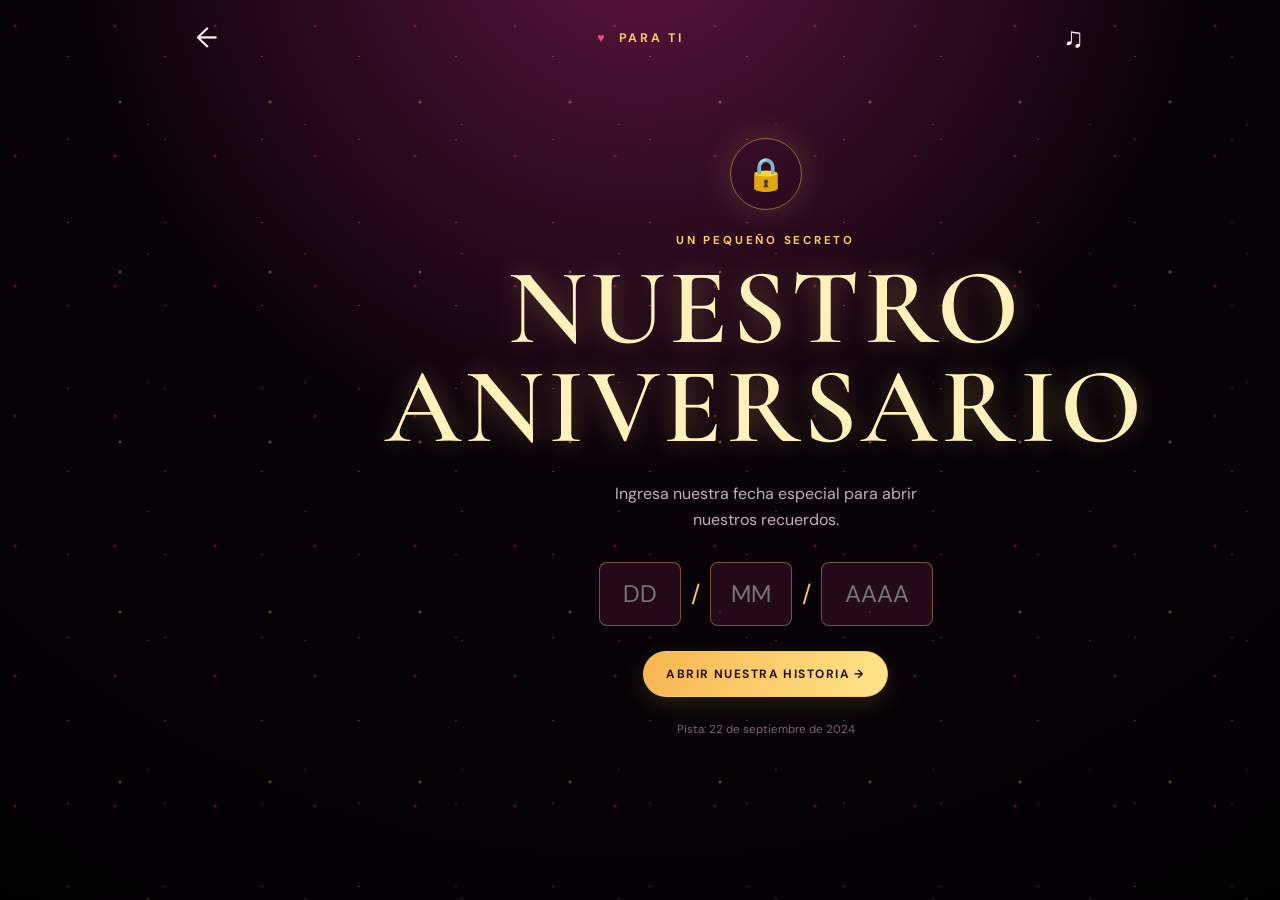
<file: index.html>
<!doctype html>
<html lang="es">
<head>
  <meta charset="UTF-8">
  <meta name="viewport" content="width=device-width, initial-scale=1.0">
  <meta name="theme-color" content="#090209">
  <title>Nuestro tiempo juntos</title>
  <link href="https://cdn.jsdelivr.net/npm/bootstrap@5.3.3/dist/css/bootstrap.min.css" rel="stylesheet">
  <link rel="preconnect" href="https://fonts.googleapis.com">
  <link rel="preconnect" href="https://fonts.gstatic.com" crossorigin>
  <link href="https://fonts.googleapis.com/css2?family=Cormorant+Garamond:wght@500;600;700&family=DM+Sans:wght@400;500;700&display=swap" rel="stylesheet">
  <link rel="stylesheet" href="style.css">
</head>
<body>
  <div class="stars" aria-hidden="true"></div>
  <main class="app-shell">
    <header class="topbar">
      <button class="icon-button" id="backButton" type="button" aria-label="Volver">&#8592;</button>
      <div class="brand"><span class="brand-heart">&#9829;</span> PARA TI</div>
      <button class="icon-button" id="musicButton" type="button" aria-label="Activar musica">&#9835;</button>
    </header>

    <section class="screen unlock-screen is-active" id="unlockScreen" aria-labelledby="unlockTitle">
      <div class="lock-mark" aria-hidden="true">&#128274;</div>
      <p class="eyebrow">Un pequeño secreto</p>
      <h1 id="unlockTitle">Nuestro aniversario</h1>
      <p class="screen-copy">Ingresa nuestra fecha especial para abrir nuestros recuerdos.</p>
      <div class="date-inputs" aria-label="Fecha de aniversario">
        <input id="dayInput" inputmode="numeric" maxlength="2" placeholder="DD" aria-label="Dia">
        <span>/</span>
        <input id="monthInput" inputmode="numeric" maxlength="2" placeholder="MM" aria-label="Mes">
        <span>/</span>
        <input id="yearInput" inputmode="numeric" maxlength="4" placeholder="AAAA" aria-label="Año">
      </div>
      <button class="gold-button" id="unlockButton" type="button">Abrir nuestra historia <span>&#8594;</span></button>
      <p class="hint">Pista: 22 de septiembre de 2024</p>
      <p class="error-message" id="errorMessage" role="alert"></p>
    </section>

    <section class="screen home-screen" id="homeScreen" aria-labelledby="homeTitle">
      <p class="eyebrow">Desde que dijimos sí</p>
      <h2 id="homeTitle">Nuestro tiempo juntos</h2>
      <p class="date-label">Cada segundo contigo cuenta.</p>
      <div class="counter-grid" id="counterGrid">
        <div class="counter"><strong id="years">0</strong><span>AÑOS</span></div>
        <div class="counter"><strong id="months">0</strong><span>MESES</span></div>
        <div class="counter"><strong id="days">0</strong><span>DÍAS</span></div>
        <div class="counter"><strong id="hours">0</strong><span>HORAS</span></div>
        <div class="counter"><strong id="minutes">0</strong><span>MIN</span></div>
        <div class="counter"><strong id="seconds">0</strong><span>SEG</span></div>
      </div>
      <div class="home-actions">
        <button class="outline-button" id="memoriesButton" type="button">Ver recuerdos</button>
        <button class="gold-button" id="letterButton" type="button">Leer carta <span>&#9829;</span></button>
      </div>
      <div class="floating-hearts" aria-hidden="true"><span>&#9829;</span><span>&#9829;</span><span>&#9829;</span></div>
    </section>

    <section class="screen memories-screen" id="memoriesScreen" aria-labelledby="memoriesTitle">
      <p class="eyebrow">Pequeños instantes</p>
      <h2 id="memoriesTitle">Recuerdos</h2>
      <div class="memory-book">
        <article class="memory-card memory-one"><span class="memory-icon">&#9829;</span><p>El comienzo de nuestra historia</p></article>
        <article class="memory-card memory-two"><span class="memory-icon">&#10024;</span><p>Las risas que guardo para siempre</p></article>
        <article class="memory-card memory-three"><span class="memory-icon">&#127775;</span><p>Cada aventura a tu lado</p></article>
      </div>
      <button class="outline-button" data-back type="button">Volver al contador</button>
    </section>

    <section class="screen letter-screen" id="letterScreen" aria-labelledby="letterTitle">
      <p class="eyebrow">Para el amor de mi vida</p>
      <h2 id="letterTitle">Una carta para ti</h2>
      <article class="letter-paper">
        <p>Amor de mi vida,</p>
        <p>Gracias por haber llegado a mi vida y darle felicidad. Eres mi personita favorita, gracias por todo.</p>
        <p>Quiero que sepas que volvería a elegirte en cada vida y en cada versión de nuestra historia. Eres mi todo.</p>
        <p class="signature">Con todo mi amor,<br><strong>Siempre nosotros</strong> <span>&#9829;</span></p>
      </article>
      <button class="outline-button" data-back type="button">Volver</button>
    </section>
  </main>
  <div class="toast" id="toast" role="status"></div>
  <script src="script.js"></script>
</body>
</html>
</file>
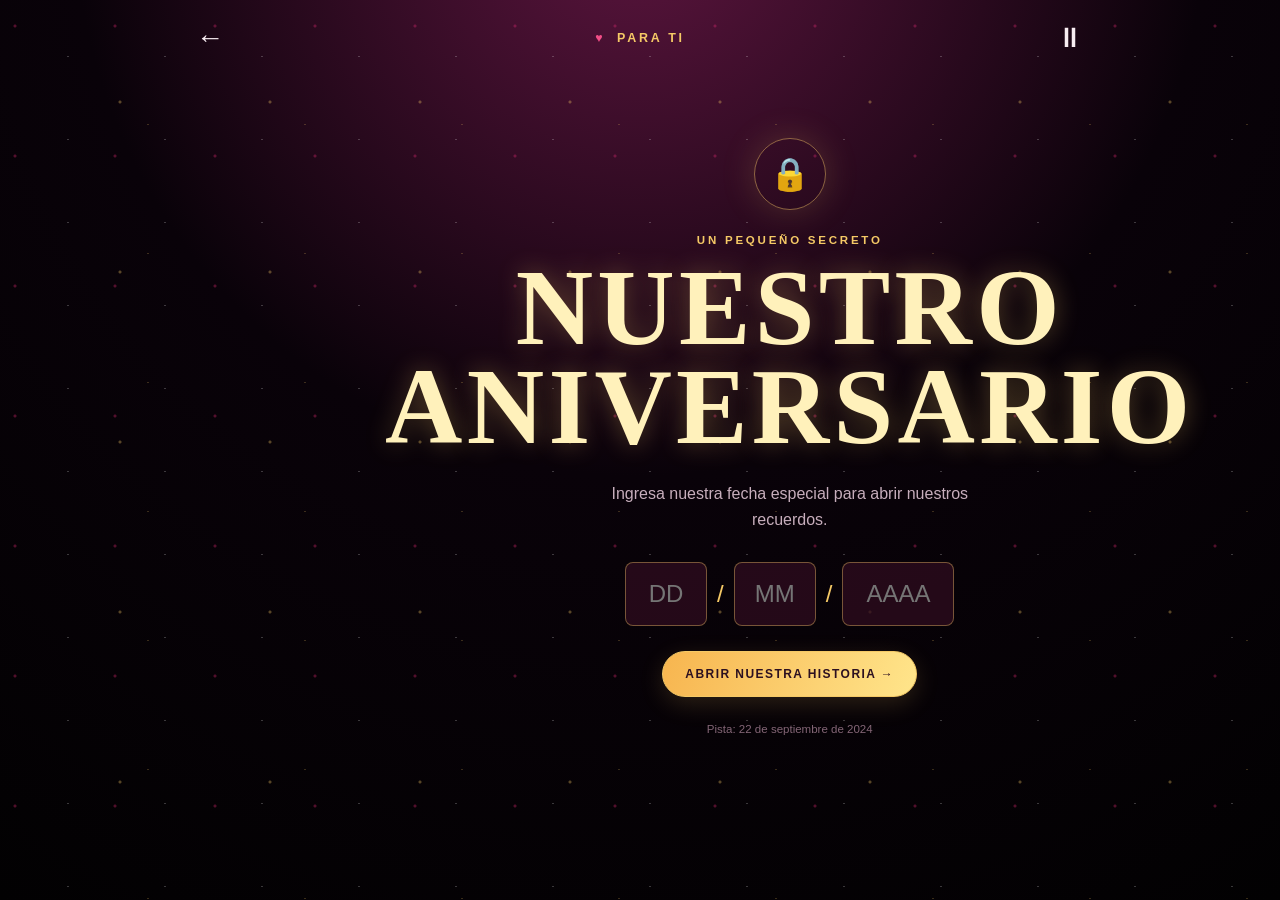
<file: Para Ti.html>
<!doctype html>
<html lang="es">
<head>
  <meta charset="UTF-8">
  <meta name="viewport" content="width=device-width, initial-scale=1.0">
  <meta name="theme-color" content="#090209">
  <title>Nuestro tiempo juntos</title>
  <link href="https://cdn.jsdelivr.net/npm/bootstrap@5.3.3/dist/css/bootstrap.min.css" rel="stylesheet">
  <style>
:root { --ink:#f8edf2; --muted:#c7aebc; --night:#090209; --wine:#250b1a; --pink:#f34e87; --gold:#f5c966; --line:rgba(246,201,102,.48); }
* { box-sizing:border-box; }
html { width:100%; min-width:0; overflow-x:hidden; }
body { width:100%; max-width:100%; margin:0; min-height:100vh; overflow-x:hidden; color:var(--ink); background:radial-gradient(circle at 50% -10%,#5d153f 0,var(--night) 48%,#020102 100%); font-family:"DM Sans",Arial,sans-serif; }
body::before { content:""; position:fixed; inset:0; pointer-events:none; opacity:.34; background:radial-gradient(circle at 15% 20%,#e62c77 0 1px,transparent 2px),radial-gradient(circle at 80% 60%,#f5c966 0 1px,transparent 2px); background-size:100px 130px,150px 170px; }
.stars { position:fixed; inset:0; pointer-events:none; background-image:radial-gradient(#fff 1px,transparent 1px),radial-gradient(#f5c966 1px,transparent 1px); background-size:97px 83px,157px 129px; background-position:20px 15px,70px 60px; opacity:.22; }
.app-shell { position:relative; width:min(100%,960px); min-height:100vh; margin:0 auto; padding:0 28px 48px; }
.topbar { height:76px; display:flex; align-items:center; justify-content:space-between; }.brand { letter-spacing:.22em; font-size:.78rem; font-weight:700; color:var(--gold); }.brand-heart { color:var(--pink); margin-right:.35rem; }.icon-button { color:var(--ink); background:none; border:0; font-size:1.75rem; cursor:pointer; padding:8px; transition:transform .2s ease,color .2s ease; }.icon-button:hover { color:var(--gold); transform:scale(1.12); }
.screen { display:none; min-height:calc(100vh - 124px); place-items:center; align-content:center; text-align:center; animation:reveal .7s ease both; }.screen.is-active { display:grid; }.unlock-screen { max-width:510px; margin:0 auto; }.lock-mark { display:grid; place-items:center; width:72px; height:72px; margin:0 auto 22px; border:1px solid var(--line); border-radius:50%; color:var(--gold); font-size:2rem; box-shadow:0 0 35px rgba(245,201,102,.18); }.eyebrow { margin:0 0 10px; color:var(--gold); font-size:.72rem; font-weight:700; letter-spacing:.24em; text-transform:uppercase; }
h1,h2 { margin:0; font-family:Georgia,"Times New Roman",serif; font-weight:600; line-height:.92; text-transform:uppercase; letter-spacing:.04em; } h1 { font-size:clamp(3.4rem,10vw,6.7rem); color:#fff1bb; text-shadow:0 0 26px rgba(245,201,102,.32); } h2 { font-size:clamp(3rem,8vw,6rem); color:#ffe9a0; text-shadow:0 0 24px rgba(245,201,102,.25); }
.screen-copy { max-width:360px; margin:24px auto 28px; color:var(--muted); line-height:1.65; }.date-inputs { display:flex; align-items:center; justify-content:center; gap:10px; margin-bottom:25px; color:var(--gold); font-size:1.5rem; }.date-inputs input { width:82px; padding:13px 8px; border:1px solid rgba(245,201,102,.4); border-radius:8px; outline:none; color:var(--ink); background:rgba(47,13,31,.75); font:inherit; text-align:center; }.date-inputs input:last-child { width:112px; }.date-inputs input:focus { border-color:var(--gold); box-shadow:0 0 18px rgba(245,201,102,.18); } button { font-family:inherit; }
.gold-button,.outline-button { padding:13px 22px; border-radius:999px; cursor:pointer; font-size:.75rem; font-weight:700; letter-spacing:.12em; text-transform:uppercase; transition:transform .2s ease,box-shadow .2s ease,background .2s ease; }.gold-button { border:1px solid var(--gold); color:#2c1020; background:linear-gradient(110deg,#f7b54f,#ffe58b); box-shadow:0 7px 24px rgba(245,201,102,.16); }.outline-button { border:1px solid var(--pink); color:var(--ink); background:rgba(25,6,18,.48); }.gold-button:hover,.outline-button:hover { transform:translateY(-3px); box-shadow:0 10px 25px rgba(245,201,102,.22); }.hint { color:#846676; font-size:.72rem; margin-top:24px; }.error-message { min-height:20px; color:#ff789f; font-size:.8rem; }
.home-screen { align-content:center; }.date-label { margin:18px 0 30px; color:var(--muted); }.counter-grid { display:grid; grid-template-columns:repeat(6,1fr); gap:10px; width:min(100%,760px); }.counter { padding:17px 8px 14px; border:1px solid rgba(245,201,102,.52); border-radius:9px; background:linear-gradient(150deg,rgba(62,13,36,.8),rgba(20,4,15,.72)); box-shadow:inset 0 0 18px rgba(245,201,102,.05); }.counter strong { display:block; color:#fff3bf; font:600 clamp(2rem,5vw,3.1rem) Georgia,"Times New Roman",serif; }.counter span { color:var(--gold); font-size:.58rem; font-weight:700; letter-spacing:.16em; }.home-actions { display:flex; justify-content:center; gap:14px; margin-top:33px; }.floating-hearts { position:absolute; inset:30% 0 auto; pointer-events:none; }.floating-hearts span { position:absolute; color:var(--pink); opacity:.16; font-size:2.8rem; animation:float 5s ease-in-out infinite; }.floating-hearts span:nth-child(1){left:6%;}.floating-hearts span:nth-child(2){right:8%;animation-delay:1.2s}.floating-hearts span:nth-child(3){left:48%;top:180px;animation-delay:2s}
.memories-screen,.letter-screen { align-content:start; padding-top:7vh; }.memory-book { display:grid; grid-template-columns:repeat(3,minmax(0,1fr)); gap:18px; width:min(100%,760px); margin:38px 0 28px; }.memory-card { min-height:210px; display:flex; flex-direction:column; justify-content:flex-end; align-items:flex-start; padding:22px; border:1px solid rgba(245,201,102,.55); border-radius:10px; text-align:left; background:linear-gradient(160deg,rgba(121,26,69,.74),rgba(16,4,13,.95)); box-shadow:0 14px 34px rgba(0,0,0,.25); transition:transform .25s ease; }.memory-card:hover { transform:translateY(-8px) rotate(-1deg); }.memory-card:nth-child(2) { background:linear-gradient(160deg,rgba(103,31,73,.78),rgba(33,9,35,.94)); transform:translateY(14px); }.memory-card:nth-child(2):hover { transform:translateY(6px) rotate(1deg); }.memory-icon { color:var(--gold); font-size:2.3rem; }.memory-card p { margin:13px 0 0; color:#f6dce8; font-family:Georgia,"Times New Roman",serif; font-size:1.45rem; line-height:1.05; }
.letter-paper { width:min(100%,700px); margin:33px 0 26px; padding:clamp(28px,6vw,55px); border:1px solid var(--line); border-radius:8px; color:#f3dce7; background:linear-gradient(140deg,rgba(55,11,35,.9),rgba(19,4,15,.92)); text-align:left; line-height:1.8; box-shadow:0 0 36px rgba(245,201,102,.1); }.letter-paper p { margin:0 0 22px; }.letter-paper .signature { margin:32px 0 0; color:var(--gold); }.signature strong { font-family:Georgia,"Times New Roman",serif; font-size:1.5rem; }.signature span { color:var(--pink); }.toast { position:fixed; left:50%; bottom:24px; z-index:5; padding:11px 17px; border:1px solid var(--line); border-radius:99px; background:#250b1a; color:var(--ink); font-size:.8rem; transform:translate(-50%,150%); transition:transform .3s ease; }.toast.show { transform:translate(-50%,0); }
@keyframes reveal { from { opacity:0; transform:translateY(15px); } to { opacity:1; transform:translateY(0); } } @keyframes float { 50% { transform:translateY(-18px) rotate(8deg); } }
@media (max-width:650px) { .app-shell { padding:0 14px 35px; }.topbar { height:66px; }.counter-grid { grid-template-columns:repeat(3,1fr); }.memory-book { grid-template-columns:1fr; max-width:330px; }.memory-card { min-height:150px; }.memory-card:nth-child(2) { transform:none; }.home-actions { flex-direction:column; align-items:center; }.home-actions button { width:min(100%,270px); }.screen { min-height:calc(100vh - 100px); width:100%; }.date-inputs { gap:5px; width:100%; }.date-inputs input { width:min(22vw,70px); padding:11px 4px; }.date-inputs input:last-child { width:min(29vw,94px); }.gold-button,.outline-button { max-width:100%; } }
@media (prefers-reduced-motion:reduce) { *,*::before,*::after { animation-duration:.01ms!important; transition-duration:.01ms!important; } }
@media (max-width:380px) { h1 { font-size:clamp(2.8rem,15vw,4.1rem); } h2 { font-size:clamp(2.45rem,13vw,3.8rem); } .app-shell { padding-left:10px; padding-right:10px; } .topbar { height:58px; } .brand { font-size:.65rem; } .counter-grid { gap:6px; } .counter { padding-left:3px; padding-right:3px; } .counter span { font-size:.48rem; letter-spacing:.08em; } }
  </style>
</head>
<body>
  <div class="stars" aria-hidden="true"></div>
  <main class="app-shell">
    <header class="topbar"><button class="icon-button" id="backButton" type="button" aria-label="Volver">&#8592;</button><div class="brand"><span class="brand-heart">&#9829;</span> PARA TI</div><button class="icon-button" id="musicButton" type="button" aria-label="Activar musica">&#9835;</button></header>
    <section class="screen unlock-screen is-active" id="unlockScreen" aria-labelledby="unlockTitle"><div class="lock-mark" aria-hidden="true">&#128274;</div><p class="eyebrow">Un pequeño secreto</p><h1 id="unlockTitle">Feliz aniversario</h1><p class="screen-copy">Ingresa nuestra fecha especial para abrir nuestros recuerdos.</p><div class="date-inputs" aria-label="Fecha de aniversario"><input id="dayInput" inputmode="numeric" maxlength="2" placeholder="DD" aria-label="Dia"><span>/</span><input id="monthInput" inputmode="numeric" maxlength="2" placeholder="MM" aria-label="Mes"><span>/</span><input id="yearInput" inputmode="numeric" maxlength="4" placeholder="AAAA" aria-label="Año"></div><button class="gold-button" id="unlockButton" type="button">Abrir nuestra historia <span>&#8594;</span></button><p class="hint">Pista: 22 de septiembre de 2024</p><p class="error-message" id="errorMessage" role="alert"></p></section>
    <section class="screen home-screen" id="homeScreen" aria-labelledby="homeTitle"><p class="eyebrow">Desde que dijimos sí</p><h2 id="homeTitle">Nuestro tiempo juntos</h2><p class="date-label">Cada segundo contigo cuenta.</p><div class="counter-grid" id="counterGrid"><div class="counter"><strong id="years">0</strong><span>AÑOS</span></div><div class="counter"><strong id="months">0</strong><span>MESES</span></div><div class="counter"><strong id="days">0</strong><span>DÍAS</span></div><div class="counter"><strong id="hours">0</strong><span>HORAS</span></div><div class="counter"><strong id="minutes">0</strong><span>MIN</span></div><div class="counter"><strong id="seconds">0</strong><span>SEG</span></div></div><div class="home-actions"><button class="outline-button" id="memoriesButton" type="button">Ver recuerdos</button><button class="gold-button" id="letterButton" type="button">Leer carta <span>&#9829;</span></button></div><div class="floating-hearts" aria-hidden="true"><span>&#9829;</span><span>&#9829;</span><span>&#9829;</span></div></section>
    <section class="screen memories-screen" id="memoriesScreen" aria-labelledby="memoriesTitle"><p class="eyebrow">Pequeños instantes</p><h2 id="memoriesTitle">Recuerdos</h2><div class="memory-book"><article class="memory-card memory-one"><span class="memory-icon">&#9829;</span><p>El comienzo de nuestra historia</p></article><article class="memory-card memory-two"><span class="memory-icon">&#10024;</span><p>Las risas que guardo para siempre</p></article><article class="memory-card memory-three"><span class="memory-icon">&#127775;</span><p>Cada aventura a tu lado</p></article></div><button class="outline-button" data-back type="button">Volver al contador</button></section>
    <section class="screen letter-screen" id="letterScreen" aria-labelledby="letterTitle"><p class="eyebrow">Para el amor de mi vida</p><h2 id="letterTitle">Una carta para ti</h2><article class="letter-paper"><p>Amor de mi vida,</p><p>Gracias por haber llegado a mi vida y darle felicidad. Eres mi personita favorita, gracias por todo.</p><p>Quiero que sepas que volvería a elegirte en cada vida y en cada versión de nuestra historia. Eres mi todo.</p><p class="signature">Con todo mi amor,<br><strong>Siempre nosotros</strong> <span>&#9829;</span></p></article><button class="outline-button" data-back type="button">Volver</button></section>
  </main>
  <div class="toast" id="toast" role="status"></div>
  <script>
const screens={unlock:document.getElementById('unlockScreen'),home:document.getElementById('homeScreen'),memories:document.getElementById('memoriesScreen'),letter:document.getElementById('letterScreen')};
const startDate=new Date(2024,8,22);let currentScreen='unlock',musicOn=false,audioContext,musicTimer,musicGain;
const melody=[[261.63,0],[329.63,.45],[392,.9],[329.63,1.35],[293.66,1.8],[349.23,2.25],[440,2.7],[349.23,3.15],[261.63,3.6],[329.63,4.05],[392,4.5],[523.25,4.95],[440,5.4],[392,5.85],[329.63,6.3],[261.63,6.75]];
function showScreen(name){Object.entries(screens).forEach(([key,screen])=>screen.classList.toggle('is-active',key===name));currentScreen=name;window.scrollTo({top:0,behavior:'smooth'});}
function updateCounter(){const now=new Date();let years=now.getFullYear()-startDate.getFullYear(),months=now.getMonth()-startDate.getMonth(),days=now.getDate()-startDate.getDate();if(days<0){months-=1;const previousMonth=new Date(now.getFullYear(),now.getMonth(),0).getDate();days+=previousMonth;}if(months<0){years-=1;months+=12;}const elapsed=now-new Date(now.getFullYear(),now.getMonth(),now.getDate());document.getElementById('years').textContent=years;document.getElementById('months').textContent=months;document.getElementById('days').textContent=days;document.getElementById('hours').textContent=Math.floor(elapsed/3600000);document.getElementById('minutes').textContent=Math.floor(elapsed/60000)%60;document.getElementById('seconds').textContent=Math.floor(elapsed/1000)%60;}
function unlock(){const day=Number(document.getElementById('dayInput').value),month=Number(document.getElementById('monthInput').value),year=Number(document.getElementById('yearInput').value),error=document.getElementById('errorMessage');if(day===22&&month===9&&year===2024){error.textContent='';updateCounter();showScreen('home');}else error.textContent='Esa no es la fecha secreta. Prueba con 22 / 09 / 2024';}
function playNote(frequency,delay){const oscillator=audioContext.createOscillator(),noteGain=audioContext.createGain(),start=audioContext.currentTime+delay;oscillator.type='sine';oscillator.frequency.value=frequency;noteGain.gain.setValueAtTime(.001,start);noteGain.gain.exponentialRampToValueAtTime(.075,start+.08);noteGain.gain.exponentialRampToValueAtTime(.001,start+1.1);oscillator.connect(noteGain).connect(musicGain);oscillator.start(start);oscillator.stop(start+1.15);}
function startMusic(){audioContext=audioContext||new AudioContext();musicGain=audioContext.createGain();musicGain.gain.value=.45;musicGain.connect(audioContext.destination);if(audioContext.state==='suspended')audioContext.resume();const loop=()=>melody.forEach(([frequency,delay])=>playNote(frequency,delay));loop();musicTimer=window.setInterval(loop,7200);}
function stopMusic(){window.clearInterval(musicTimer);if(musicGain)musicGain.gain.exponentialRampToValueAtTime(.001,audioContext.currentTime+.25);}
document.getElementById('unlockButton').addEventListener('click',unlock);document.getElementById('dayInput').addEventListener('keydown',event=>{if(event.key==='Enter')unlock();});document.getElementById('memoriesButton').addEventListener('click',()=>showScreen('memories'));document.getElementById('letterButton').addEventListener('click',()=>showScreen('letter'));document.querySelectorAll('[data-back]').forEach(button=>button.addEventListener('click',()=>showScreen('home')));document.getElementById('backButton').addEventListener('click',()=>showScreen(currentScreen==='unlock'?'unlock':'home'));document.getElementById('musicButton').addEventListener('click',()=>{musicOn=!musicOn;if(musicOn)startMusic();else stopMusic();document.getElementById('musicButton').textContent=musicOn?'\u23f8':'\u266b';showToast(musicOn?'Nuestra canción está sonando':'Música pausada');});
function showToast(message){const toast=document.getElementById('toast');toast.textContent=message;toast.classList.add('show');window.clearTimeout(showToast.timeout);showToast.timeout=window.setTimeout(()=>toast.classList.remove('show'),2300);}updateCounter();window.setInterval(updateCounter,1000);
  </script>
  <script>
    document.getElementById('unlockTitle').textContent = 'Nuestro aniversario';
    function tryStartMusicOnLoad() {
      if (musicOn) return;
      try {
        startMusic();
        musicOn = true;
        document.getElementById('musicButton').textContent = '\u23f8';
      } catch (error) {}
    }
    window.addEventListener('pointerdown', tryStartMusicOnLoad, { once: true });
    window.addEventListener('pointerdown', async () => {
      if (audioContext && audioContext.state === 'suspended') await audioContext.resume();
    }, { once: true });
    tryStartMusicOnLoad();
  </script>
</body>
</html>
</file>
<file: style.css>
:root {
  --ink: #f8edf2;
  --muted: #c7aebc;
  --night: #090209;
  --wine: #250b1a;
  --pink: #f34e87;
  --gold: #f5c966;
  --line: rgba(246, 201, 102, .48);
}

* { box-sizing: border-box; }

body {
  margin: 0;
  min-height: 100vh;
  overflow-x: hidden;
  color: var(--ink);
  background: radial-gradient(circle at 50% -10%, #5d153f 0, var(--night) 48%, #020102 100%);
  font-family: "DM Sans", sans-serif;
}

body::before {
  content: "";
  position: fixed;
  inset: 0;
  pointer-events: none;
  opacity: .34;
  background: radial-gradient(circle at 15% 20%, #e62c77 0 1px, transparent 2px), radial-gradient(circle at 80% 60%, #f5c966 0 1px, transparent 2px);
  background-size: 100px 130px, 150px 170px;
}

.stars { position: fixed; inset: 0; pointer-events: none; background-image: radial-gradient(#fff 1px, transparent 1px), radial-gradient(#f5c966 1px, transparent 1px); background-size: 97px 83px, 157px 129px; background-position: 20px 15px, 70px 60px; opacity: .22; }
.app-shell { position: relative; width: min(100%, 960px); min-height: 100vh; margin: 0 auto; padding: 0 28px 48px; }
.topbar { height: 76px; display: flex; align-items: center; justify-content: space-between; }
.brand { letter-spacing: .22em; font-size: .78rem; font-weight: 700; color: var(--gold); }
.brand-heart { color: var(--pink); margin-right: .35rem; }
.icon-button { color: var(--ink); background: none; border: 0; font-size: 1.75rem; cursor: pointer; padding: 8px; transition: transform .2s ease, color .2s ease; }
.icon-button:hover { color: var(--gold); transform: scale(1.12); }
.screen { display: none; min-height: calc(100vh - 124px); place-items: center; align-content: center; text-align: center; animation: reveal .7s ease both; }
.screen.is-active { display: grid; }
.unlock-screen { max-width: 510px; margin: 0 auto; }
.lock-mark { display: grid; place-items: center; width: 72px; height: 72px; margin: 0 auto 22px; border: 1px solid var(--line); border-radius: 50%; color: var(--gold); font-size: 2rem; box-shadow: 0 0 35px rgba(245, 201, 102, .18); }
.eyebrow { margin: 0 0 10px; color: var(--gold); font-size: .72rem; font-weight: 700; letter-spacing: .24em; text-transform: uppercase; }
h1, h2 { margin: 0; font-family: "Cormorant Garamond", serif; font-weight: 600; line-height: .92; text-transform: uppercase; letter-spacing: .04em; }
h1 { font-size: clamp(3.4rem, 10vw, 6.7rem); color: #fff1bb; text-shadow: 0 0 26px rgba(245, 201, 102, .32); }
h2 { font-size: clamp(3rem, 8vw, 6rem); color: #ffe9a0; text-shadow: 0 0 24px rgba(245, 201, 102, .25); }
.screen-copy { max-width: 360px; margin: 24px auto 28px; color: var(--muted); line-height: 1.65; }
.date-inputs { display: flex; align-items: center; justify-content: center; gap: 10px; margin-bottom: 25px; color: var(--gold); font-size: 1.5rem; }
.date-inputs input { width: 82px; padding: 13px 8px; border: 1px solid rgba(245, 201, 102, .4); border-radius: 8px; outline: none; color: var(--ink); background: rgba(47, 13, 31, .75); font: inherit; text-align: center; }
.date-inputs input:last-child { width: 112px; }
.date-inputs input:focus { border-color: var(--gold); box-shadow: 0 0 18px rgba(245, 201, 102, .18); }
.date-inputs input { width: 82px; padding: 13px 8px; border: 1px solid rgba(245, 201, 102, .4); border-radius: 8px; outline: none; color: var(--ink); background: rgba(47, 13, 31, .75); font: inherit; text-align: center; }
.date-inputs input:last-child { width: 112px; }
.date-inputs input:focus { border-color: var(--gold); box-shadow: 0 0 18px rgba(245, 201, 102, .18); }
button { font-family: inherit; }
.gold-button, .outline-button { padding: 13px 22px; border-radius: 999px; cursor: pointer; font-size: .75rem; font-weight: 700; letter-spacing: .12em; text-transform: uppercase; transition: transform .2s ease, box-shadow .2s ease, background .2s ease; }
.gold-button { border: 1px solid var(--gold); color: #2c1020; background: linear-gradient(110deg, #f7b54f, #ffe58b); box-shadow: 0 7px 24px rgba(245, 201, 102, .16); }
.outline-button { border: 1px solid var(--pink); color: var(--ink); background: rgba(25, 6, 18, .48); }
.gold-button:hover, .outline-button:hover { transform: translateY(-3px); box-shadow: 0 10px 25px rgba(245, 201, 102, .22); }
.hint { color: #846676; font-size: .72rem; margin-top: 24px; }
.error-message { min-height: 20px; color: #ff789f; font-size: .8rem; }
.home-screen { align-content: center; }
.date-label { margin: 18px 0 30px; color: var(--muted); }
.counter-grid { display: grid; grid-template-columns: repeat(6, 1fr); gap: 10px; width: min(100%, 760px); }
.counter { padding: 17px 8px 14px; border: 1px solid rgba(245, 201, 102, .52); border-radius: 9px; background: linear-gradient(150deg, rgba(62, 13, 36, .8), rgba(20, 4, 15, .72)); box-shadow: inset 0 0 18px rgba(245, 201, 102, .05); }
.counter strong { display: block; color: #fff3bf; font: 600 clamp(2rem, 5vw, 3.1rem) "Cormorant Garamond", serif; }
.counter span { color: var(--gold); font-size: .58rem; font-weight: 700; letter-spacing: .16em; }
.home-actions { display: flex; justify-content: center; gap: 14px; margin-top: 33px; }
.floating-hearts { position: absolute; inset: 30% 0 auto; pointer-events: none; }
.floating-hearts span { position: absolute; color: var(--pink); opacity: .16; font-size: 2.8rem; animation: float 5s ease-in-out infinite; }
.floating-hearts span:nth-child(1) { left: 6%; }.floating-hearts span:nth-child(2) { right: 8%; animation-delay: 1.2s; }.floating-hearts span:nth-child(3) { left: 48%; top: 180px; animation-delay: 2s; }
.memories-screen, .letter-screen { align-content: start; padding-top: 7vh; }
.memory-book { display: grid; grid-template-columns: repeat(3, minmax(0, 1fr)); gap: 18px; width: min(100%, 760px); margin: 38px 0 28px; }
.memory-card { min-height: 210px; display: flex; flex-direction: column; justify-content: flex-end; align-items: flex-start; padding: 22px; border: 1px solid rgba(245, 201, 102, .55); border-radius: 10px; text-align: left; background: linear-gradient(160deg, rgba(121, 26, 69, .74), rgba(16, 4, 13, .95)); box-shadow: 0 14px 34px rgba(0, 0, 0, .25); transition: transform .25s ease; }
.memory-card:hover { transform: translateY(-8px) rotate(-1deg); }.memory-card:nth-child(2) { background: linear-gradient(160deg, rgba(103, 31, 73, .78), rgba(33, 9, 35, .94)); transform: translateY(14px); }.memory-card:nth-child(2):hover { transform: translateY(6px) rotate(1deg); }
.memory-icon { color: var(--gold); font-size: 2.3rem; }.memory-card p { margin: 13px 0 0; color: #f6dce8; font-family: "Cormorant Garamond", serif; font-size: 1.45rem; line-height: 1.05; }
.letter-paper { width: min(100%, 700px); margin: 33px 0 26px; padding: clamp(28px, 6vw, 55px); border: 1px solid var(--line); border-radius: 8px; color: #f3dce7; background: linear-gradient(140deg, rgba(55, 11, 35, .9), rgba(19, 4, 15, .92)); text-align: left; line-height: 1.8; box-shadow: 0 0 36px rgba(245, 201, 102, .1); }
.letter-paper p { margin: 0 0 22px; }.letter-paper .signature { margin: 32px 0 0; color: var(--gold); }.signature strong { font-family: "Cormorant Garamond", serif; font-size: 1.5rem; }.signature span { color: var(--pink); }
.toast { position: fixed; left: 50%; bottom: 24px; z-index: 5; padding: 11px 17px; border: 1px solid var(--line); border-radius: 99px; background: #250b1a; color: var(--ink); font-size: .8rem; transform: translate(-50%, 150%); transition: transform .3s ease; }.toast.show { transform: translate(-50%, 0); }
@keyframes reveal { from { opacity: 0; transform: translateY(15px); } to { opacity: 1; transform: translateY(0); } } @keyframes float { 50% { transform: translateY(-18px) rotate(8deg); } }
@media (max-width: 650px) { .app-shell { padding: 0 14px 35px; }.topbar { height: 66px; }.counter-grid { grid-template-columns: repeat(3, 1fr); }.memory-book { grid-template-columns: 1fr; max-width: 330px; }.memory-card { min-height: 150px; }.memory-card:nth-child(2) { transform: none; }.home-actions { flex-direction: column; align-items: center; }.home-actions button { width: min(100%, 270px); }.screen { min-height: calc(100vh - 100px); width: 100%; }.date-inputs { gap: 5px; width: 100%; }.date-inputs input { width: min(22vw, 70px); padding: 11px 4px; }.date-inputs input:last-child { width: min(29vw, 94px); }.gold-button, .outline-button { max-width: 100%; } }
@media (prefers-reduced-motion: reduce) { *, *::before, *::after { animation-duration: .01ms !important; transition-duration: .01ms !important; } }
@media (max-width: 380px) { h1 { font-size: clamp(2.8rem, 15vw, 4.1rem); } h2 { font-size: clamp(2.45rem, 13vw, 3.8rem); } .app-shell { padding-left: 10px; padding-right: 10px; } .topbar { height: 58px; } .brand { font-size: .65rem; } .counter-grid { gap: 6px; } .counter { padding-left: 3px; padding-right: 3px; } .counter span { font-size: .48rem; letter-spacing: .08em; } }
</file>
